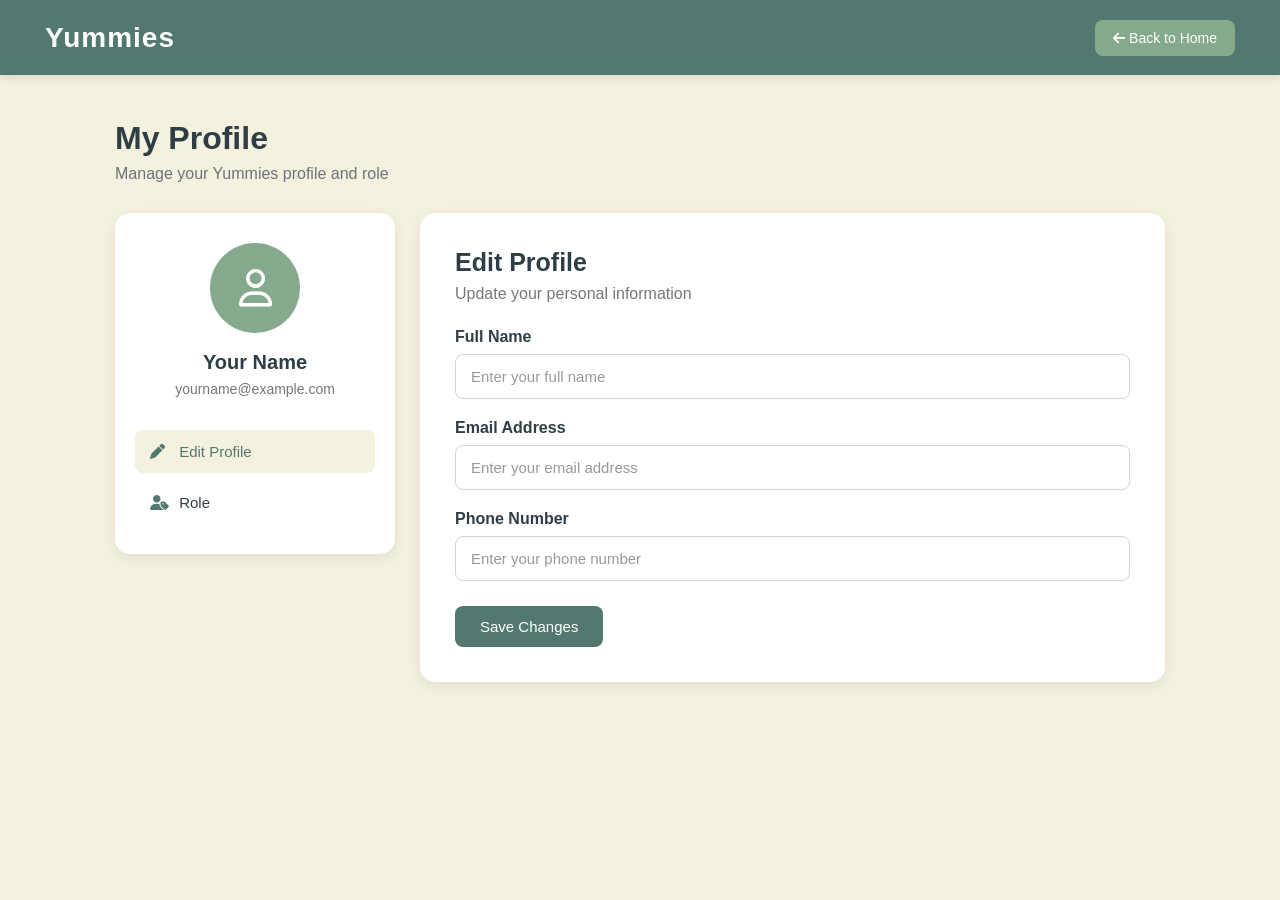
<file: profile.html>
<!DOCTYPE html>
<html lang="en">
<head>
    <meta charset="UTF-8">
    <meta name="viewport" content="width=device-width, initial-scale=1.0">
    <title>Yummies - Profile</title>

    <link rel="stylesheet" href="https://cdnjs.cloudflare.com/ajax/libs/font-awesome/6.5.2/css/all.min.css">

    <style>
        * {
            margin: 0;
            padding: 0;
            box-sizing: border-box;
        }

        body {
            font-family: Arial, sans-serif;
            background: #F4F1DE;
            color: #2F3E46;
        }

        header {
            height: 75px;
            background: #52796F;
            display: flex;
            align-items: center;
            justify-content: space-between;
            padding: 0 45px;
            color: white;
            box-shadow: 0 3px 10px rgba(0,0,0,0.1);
        }

        .logo {
            font-size: 28px;
            font-weight: bold;
            letter-spacing: 1px;
        }

        .header-right {
            display: flex;
            align-items: center;
            gap: 15px;
        }

        .back-btn {
            text-decoration: none;
            color: white;
            background: #84A98C;
            padding: 10px 18px;
            border-radius: 8px;
            font-size: 14px;
        }

        .back-btn:hover {
            background: #6f9678;
        }

        .profile-container {
            max-width: 1100px;
            margin: 45px auto;
            padding: 0 25px;
        }

        .page-title {
            margin-bottom: 30px;
        }

        .page-title h1 {
            font-size: 32px;
            color: #2F3E46;
        }

        .page-title p {
            margin-top: 8px;
            color: #6b7478;
        }

        .profile-grid {
            display: grid;
            grid-template-columns: 280px 1fr;
            gap: 25px;
            align-items: start;
        }

        .profile-card {
            background: #FFFFFF;
            border-radius: 15px;
            padding: 30px 20px;
            text-align: center;
            box-shadow: 0 4px 15px rgba(0,0,0,0.08);
        }

        .avatar {
            width: 90px;
            height: 90px;
            border-radius: 50%;
            background: #84A98C;
            color: white;
            display: flex;
            justify-content: center;
            align-items: center;
            font-size: 38px;
            margin: 0 auto 18px;
        }

        .profile-card h3 {
            font-size: 20px;
            margin-bottom: 7px;
        }

        .email {
            color: #777;
            font-size: 14px;
            margin-bottom: 25px;
            word-break: break-word;
        }

        .sidebar-option {
            width: 100%;
            border: none;
            background: transparent;
            padding: 13px 15px;
            margin-top: 8px;
            border-radius: 8px;
            color: #2F3E46;
            font-size: 15px;
            text-align: left;
            cursor: pointer;
            transition: 0.3s;
        }

        .sidebar-option i {
            width: 25px;
            color: #52796F;
        }

        .sidebar-option:hover,
        .sidebar-option.active {
            background: #F4F1DE;
            color: #52796F;
        }

        .profile-section {
            background: #FFFFFF;
            border-radius: 15px;
            padding: 35px;
            box-shadow: 0 4px 15px rgba(0,0,0,0.08);
        }

        .profile-section h2 {
            font-size: 25px;
            margin-bottom: 8px;
        }

        .section-subtitle {
            color: #777;
            margin-bottom: 25px;
        }

        .form-group {
            margin-bottom: 20px;
        }

        .form-group label {
            display: block;
            margin-bottom: 8px;
            font-weight: 600;
        }

        .form-group input {
            width: 100%;
            padding: 13px 15px;
            border: 1px solid #d4d4d4;
            border-radius: 8px;
            font-size: 15px;
            outline: none;
            color: #2F3E46;
            background: white;
        }

        .form-group input:focus {
            border-color: #52796F;
            box-shadow: 0 0 0 2px rgba(82,121,111,0.12);
        }

        .form-group input::placeholder {
            color: #999;
            opacity: 1;
        }

        .save-btn,
        .save-role-btn {
            background: #52796F;
            color: white;
            border: none;
            padding: 12px 25px;
            border-radius: 8px;
            cursor: pointer;
            font-size: 15px;
            margin-top: 5px;
        }

        .save-btn:hover,
        .save-role-btn:hover {
            background: #3f6259;
        }

        .role-options {
            display: flex;
            flex-direction: column;
            gap: 15px;
            margin-top: 25px;
        }

        .role-card {
            display: block;
            cursor: pointer;
        }

        .role-card input {
            display: none;
        }

        .role-content {
            display: flex;
            align-items: center;
            gap: 18px;
            padding: 18px 20px;
            background: #FFFFFF;
            border: 2px solid #e1e1e1;
            border-radius: 12px;
            transition: 0.3s;
        }

        .role-content i {
            font-size: 25px;
            color: #52796F;
            width: 35px;
            text-align: center;
        }

        .role-content h3 {
            margin-bottom: 5px;
            color: #2F3E46;
        }

        .role-content p {
            color: #777;
            font-size: 14px;
        }

        .role-card input:checked + .role-content {
            border-color: #52796F;
            background: #F4F1DE;
        }

        .selected-role {
            margin-top: 20px;
            padding: 12px 15px;
            background: #F4F1DE;
            border-radius: 8px;
            color: #52796F;
            font-weight: 600;
        }

        @media (max-width: 750px) {
            header {
                padding: 0 20px;
            }

            .profile-grid {
                grid-template-columns: 1fr;
            }

            .profile-container {
                margin-top: 25px;
            }
        }
    </style>
</head>

<body>

<header>
    <div class="logo">Yummies</div>

    <div class="header-right">
        <a href="index.html" class="back-btn">
            <i class="fa-solid fa-arrow-left"></i>
            Back to Home
        </a>
    </div>
</header>

<main class="profile-container">

    <div class="page-title">
        <h1>My Profile</h1>
        <p>Manage your Yummies profile and role</p>
    </div>

    <div class="profile-grid">

        <section class="profile-card">

            <div class="avatar">
                <i class="fa-regular fa-user"></i>
            </div>

            <h3 id="displayName">Your Name</h3>

            <div class="email" id="displayEmail">
                yourname@example.com
            </div>

            <button class="sidebar-option active" onclick="showSection('editProfile', this)">
                <i class="fa-solid fa-pen"></i>
                Edit Profile
            </button>

            <button class="sidebar-option" onclick="showSection('role', this)">
                <i class="fa-solid fa-user-tag"></i>
                Role
            </button>

        </section>


        <section id="editProfile" class="profile-section">

            <h2>Edit Profile</h2>

            <p class="section-subtitle">
                Update your personal information
            </p>

            <div class="form-group">
                <label for="name">Full Name</label>
                <input
                    type="text"
                    id="name"
                    placeholder="Enter your full name"
                    autocomplete="off">
            </div>

            <div class="form-group">
                <label for="email">Email Address</label>
                <input
                    type="email"
                    id="email"
                    placeholder="Enter your email address"
                    autocomplete="off">
            </div>

            <div class="form-group">
                <label for="phone">Phone Number</label>
                <input
                    type="tel"
                    id="phone"
                    placeholder="Enter your phone number"
                    autocomplete="off">
            </div>

            <button class="save-btn" onclick="saveProfile()">
                Save Changes
            </button>

        </section>


        <section id="role" class="profile-section" style="display: none;">

            <h2>Select Your Role</h2>

            <p class="section-subtitle">
                Choose your role for Yummies
            </p>

            <div class="role-options">

                <label class="role-card">
                    <input type="radio" name="role" value="Student">

                    <div class="role-content">
                        <i class="fa-solid fa-graduation-cap"></i>

                        <div>
                            <h3>Student</h3>
                            <p>MIT-WPU Student</p>
                        </div>
                    </div>
                </label>


                <label class="role-card">
                    <input type="radio" name="role" value="Faculty">

                    <div class="role-content">
                        <i class="fa-solid fa-chalkboard-user"></i>

                        <div>
                            <h3>Faculties</h3>
                            <p>MIT-WPU Faculty</p>
                        </div>
                    </div>
                </label>


                <label class="role-card">
                    <input type="radio" name="role" value="Encave Staff">

                    <div class="role-content">
                        <i class="fa-solid fa-utensils"></i>

                        <div>
                            <h3>Encave Staff</h3>
                            <p>Encave Café Staff</p>
                        </div>
                    </div>
                </label>

            </div>

            <button class="save-role-btn" onclick="saveRole()">
                Save Role
            </button>

            <div id="selectedRole" class="selected-role" style="display: none;"></div>

        </section>

    </div>

</main>


<script>
    function showSection(sectionId, clickedButton) {
        document.getElementById("editProfile").style.display = "none";
        document.getElementById("role").style.display = "none";

        document.getElementById(sectionId).style.display = "block";

        document.querySelectorAll(".sidebar-option").forEach(button => {
            button.classList.remove("active");
        });

        clickedButton.classList.add("active");
    }


    function saveProfile() {
        const name = document.getElementById("name").value.trim();
        const email = document.getElementById("email").value.trim();
        const phone = document.getElementById("phone").value.trim();

        if (name !== "") {
            document.getElementById("displayName").textContent = name;
            localStorage.setItem("yummiesName", name);
        }

        if (email !== "") {
            document.getElementById("displayEmail").textContent = email;
            localStorage.setItem("yummiesEmail", email);
        }

        if (phone !== "") {
            localStorage.setItem("yummiesPhone", phone);
        }

        alert("Profile updated successfully!");
    }


    function saveRole() {
        const selectedRole = document.querySelector('input[name="role"]:checked');

        if (!selectedRole) {
            alert("Please select a role.");
            return;
        }

        localStorage.setItem("yummiesRole", selectedRole.value);

        const selectedRoleBox = document.getElementById("selectedRole");

        selectedRoleBox.textContent = "Selected Role: " + selectedRole.value;
        selectedRoleBox.style.display = "block";

        alert("Role saved successfully!");
    }


    window.addEventListener("DOMContentLoaded", function() {

        const savedName = localStorage.getItem("yummiesName");
        const savedEmail = localStorage.getItem("yummiesEmail");
        const savedRole = localStorage.getItem("yummiesRole");

        if (savedName) {
            document.getElementById("displayName").textContent = savedName;
            document.getElementById("name").value = savedName;
        }

        if (savedEmail) {
            document.getElementById("displayEmail").textContent = savedEmail;
            document.getElementById("email").value = savedEmail;
        }

        if (savedRole) {
            const roleInput = document.querySelector(
                'input[name="role"][value="' + savedRole + '"]'
            );

            if (roleInput) {
                roleInput.checked = true;
            }

            const selectedRoleBox = document.getElementById("selectedRole");

            selectedRoleBox.textContent = "Selected Role: " + savedRole;
            selectedRoleBox.style.display = "block";
        }
    });
</script>

</body>
</html>
</file>
